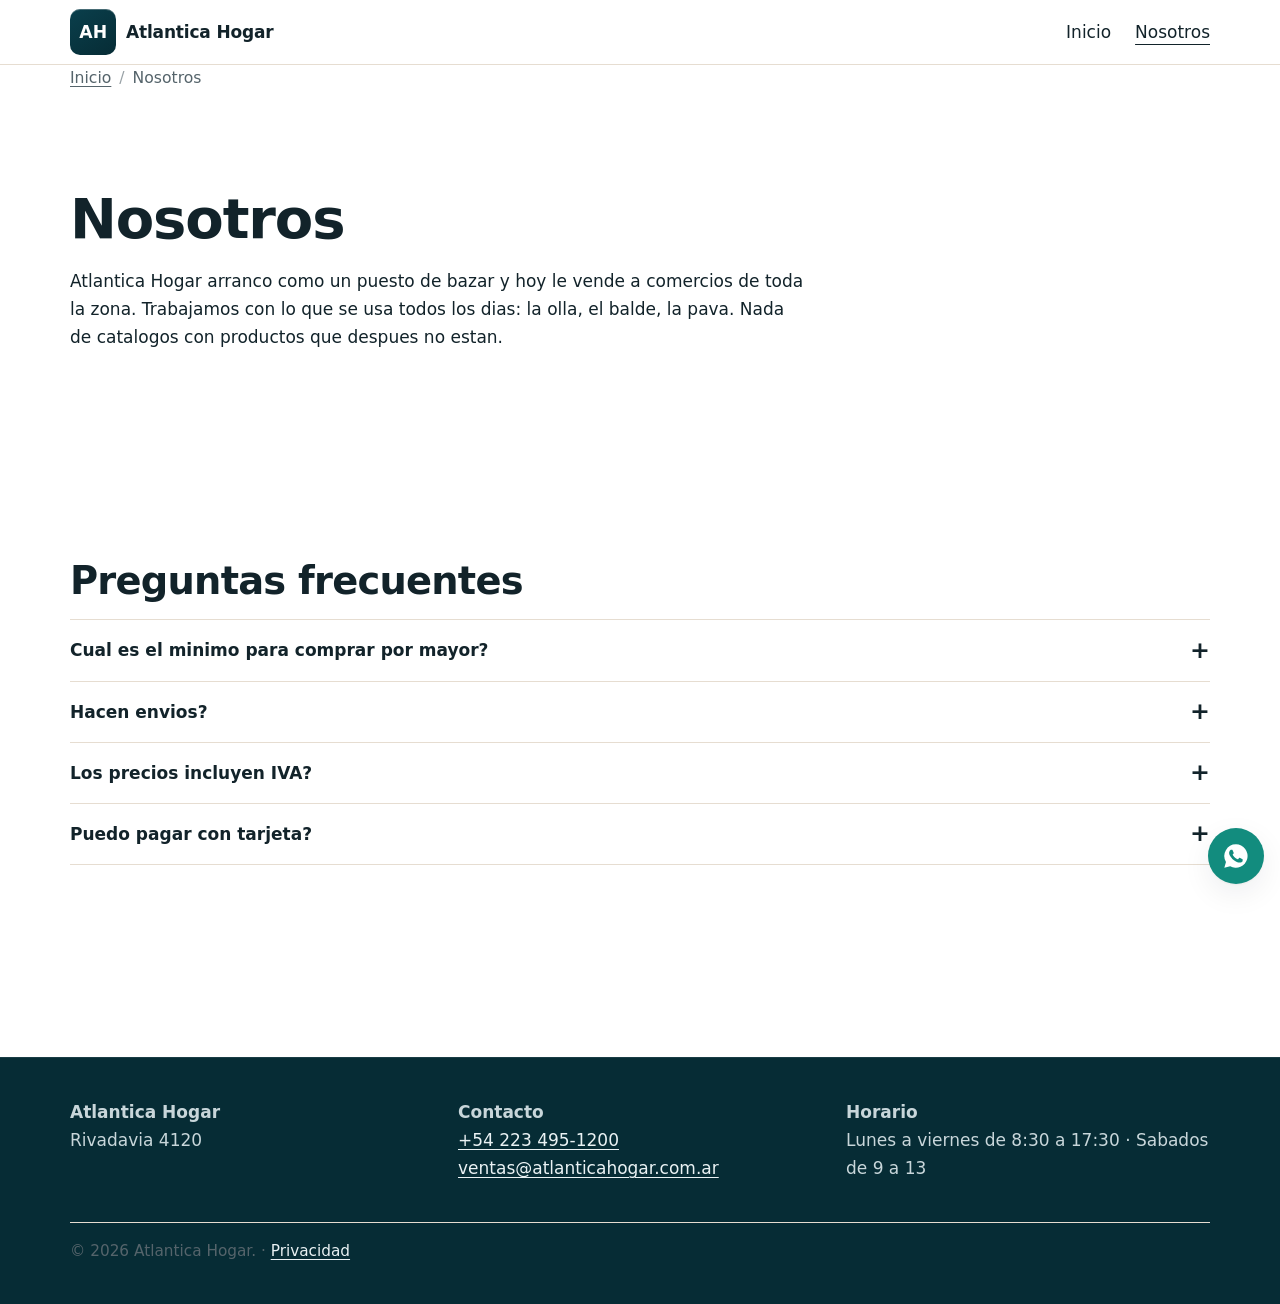
<file: nosotros.html>
<!DOCTYPE html>
<html lang="es">
<head>
  <meta charset="utf-8">
  <meta name="viewport" content="width=device-width, initial-scale=1">
  <title>Quienes somos | Atlantica Hogar</title>
  <meta name="description" content="Distribuidora de hogar y bazar con deposito propio. Venta por mayor y por menor, con entrega en la zona.">
  <link rel="canonical" href="https://lucasmatiasrubioriver-source.github.io/cliente-cero-atlantica/nosotros.html">
  <meta property="og:type" content="website">
  <meta property="og:title" content="Quienes somos | Atlantica Hogar">
  <meta property="og:description" content="Distribuidora de hogar y bazar con deposito propio. Venta por mayor y por menor, con entrega en la zona.">
  <meta property="og:image" content="https://lucasmatiasrubioriver-source.github.io/cliente-cero-atlantica/assets/og.png">
  <meta name="twitter:card" content="summary_large_image">
  <link rel="icon" href="assets/favicon.svg" type="image/svg+xml">
  <link rel="apple-touch-icon" href="assets/apple-touch-icon.png">
  <meta property="og:url" content="https://lucasmatiasrubioriver-source.github.io/cliente-cero-atlantica/nosotros.html">
  <link rel="stylesheet" href="nucleo/base.css">
  <link rel="stylesheet" href="nucleo/componentes.css">
  <link rel="stylesheet" href="estilo.css">
  <script type="application/ld+json">{"@context": "https://schema.org", "@type": "FAQPage", "mainEntity": [{"@type": "Question", "name": "Cual es el minimo para comprar por mayor?", "acceptedAnswer": {"@type": "Answer", "text": "Desde 12 unidades del mismo producto ya pagas precio por docena."}}, {"@type": "Question", "name": "Hacen envios?", "acceptedAnswer": {"@type": "Answer", "text": "Si, a comercios de la zona. El minorista retira por el local."}}, {"@type": "Question", "name": "Los precios incluyen IVA?", "acceptedAnswer": {"@type": "Answer", "text": "Los precios publicados son finales para consumidor final."}}, {"@type": "Question", "name": "Puedo pagar con tarjeta?", "acceptedAnswer": {"@type": "Answer", "text": "En el local si. Por ahora la web no cobra online: el pedido se cierra por WhatsApp."}}]}</script>
</head>
<body>
<a class="fx-saltar" href="#principal">Saltar al contenido</a>
<header class="fx-header">
  <div class="fx-contenedor fx-header-in">
    <a class="fx-logo" href="index.html"><span>Atlantica Hogar</span></a>
    <button class="fx-nav-boton" type="button" aria-label="Abrir menu"><span></span></button>
    <nav class="fx-nav" aria-label="Principal">
      <ul><li><a href="index.html">Inicio</a></li><li><a href="nosotros.html">Nosotros</a></li></ul>
    </nav>
  </div>
</header>
<main id="principal">
<nav class="fx-migas fx-contenedor" aria-label="Ruta">
  <ol><li><a href="index.html">Inicio</a></li><li>Nosotros</li></ol>
</nav>
<section class="fx-seccion" id="nosotros">
  <div class="fx-contenedor">
    <h1>Nosotros</h1>
    <p>Atlantica Hogar arranco como un puesto de bazar y hoy le vende a comercios de toda la zona. Trabajamos con lo que se usa todos los dias: la olla, el balde, la pava. Nada de catalogos con productos que despues no estan.</p>
  </div>
</section>
<section class="fx-seccion" id="faq">
  <div class="fx-contenedor">
    <h2>Preguntas frecuentes</h2>
    <div class="fx-faq">
            <details>
        <summary>Cual es el minimo para comprar por mayor?</summary>
        <div><p>Desde 12 unidades del mismo producto ya pagas precio por docena.</p></div>
      </details>
      <details>
        <summary>Hacen envios?</summary>
        <div><p>Si, a comercios de la zona. El minorista retira por el local.</p></div>
      </details>
      <details>
        <summary>Los precios incluyen IVA?</summary>
        <div><p>Los precios publicados son finales para consumidor final.</p></div>
      </details>
      <details>
        <summary>Puedo pagar con tarjeta?</summary>
        <div><p>En el local si. Por ahora la web no cobra online: el pedido se cierra por WhatsApp.</p></div>
      </details>
    </div>
  </div>
</section>
</main>
<footer class="fx-footer">
  <div class="fx-contenedor">
    <div class="fx-footer-grilla">
      <div>
        <strong>Atlantica Hogar</strong>
        <p>Rivadavia 4120</p>
      </div>
      <div>
        <strong>Contacto</strong>
        <p>
          <a href="tel:+542234951200">+54 223 495-1200</a><br>
          <a href="mailto:ventas@atlanticahogar.com.ar">ventas@atlanticahogar.com.ar</a>
        </p>
      </div>
      <div>
        <strong>Horario</strong>
        <p>Lunes a viernes de 8:30 a 17:30 · Sabados de 9 a 13</p>
      </div>
    </div>
    <div class="fx-footer-legal">
      <span>&copy; <span data-fx-anio>2026</span> Atlantica Hogar.</span> · <a href="privacidad.html">Privacidad</a>
    </div>
  </div>
</footer>
<a class="fx-wa-flotante" href="https://wa.me/5492235123344?text=Hola%20Atlantica%20Hogar%21%20Vengo%20de%20la%20web%20y%20queria%20hacer%20un%20pedido%20de..." data-fx-wa data-tel="5492235123344" data-msg="Hola Atlantica Hogar! Vengo de la web y queria hacer un pedido de..." aria-label="Escribir por WhatsApp">
  <svg viewBox="0 0 24 24" aria-hidden="true"><path d="M12 2a10 10 0 0 0-8.6 15.1L2 22l5-1.3A10 10 0 1 0 12 2Zm5.8 14.2c-.2.7-1.4 1.3-2 1.4-.5.1-1.1.1-1.8-.1-.4-.1-1-.3-1.7-.6-3-1.3-4.9-4.3-5-4.5-.2-.2-1.2-1.6-1.2-3s.7-2.1 1-2.4c.3-.3.6-.4.8-.4h.6c.2 0 .4 0 .6.5l.9 2.1c.1.2.1.3 0 .5l-.4.6-.3.3c-.1.1-.2.3 0 .5.2.3.8 1.3 1.7 2.1 1.2 1 2.1 1.4 2.4 1.5.2.1.4.1.5-.1l.8-.9c.2-.2.3-.2.5-.1l2 1c.3.1.4.2.5.3.1.2.1.7-.1 1.3Z"/></svg>
</a>
  <script src="nucleo/nucleo.js" defer></script>
</body>
</html>
</file>
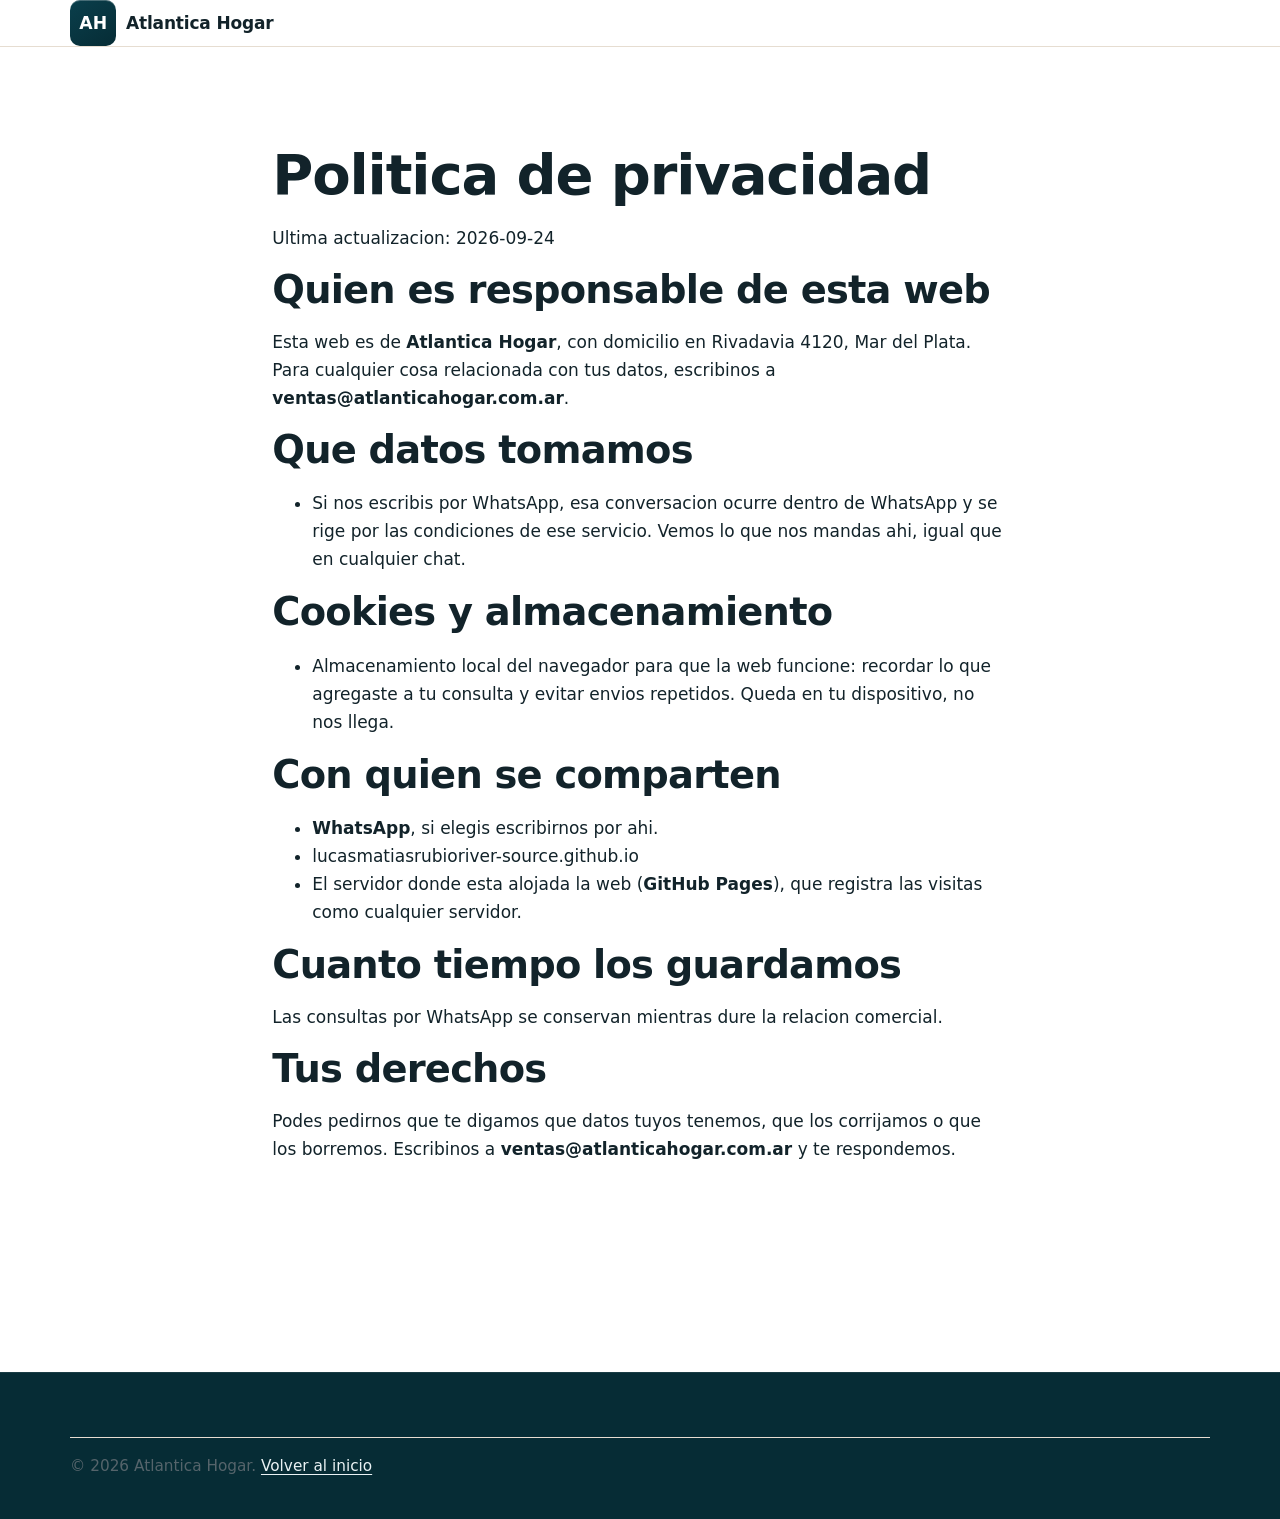
<file: privacidad.html>
<!DOCTYPE html>
<html lang="es">
<head>
<meta charset="utf-8">
<meta name="viewport" content="width=device-width, initial-scale=1">
<title>Politica de privacidad | Atlantica Hogar</title>
<meta name="description" content="Que datos toma esta web de Atlantica Hogar y para que se usan.">
<meta name="robots" content="noindex, follow">
<link rel="stylesheet" href="nucleo/base.css">
<link rel="stylesheet" href="nucleo/componentes.css">
<link rel="stylesheet" href="estilo.css">
<!-- ==================================================================
     REQUIERE REVISION LEGAL/HUMANA
     Base informativa generada a partir de lo que esta web hace de verdad.
     NO es asesoramiento legal ni garantiza cumplimiento de ninguna norma.
     Revisar con un profesional y marcar legales.revisado = true en
     proyecto-web.json cuando este revisada.
     ================================================================== -->
</head>
<body>
<header class="fx-header">
  <div class="fx-contenedor fx-header-inner">
    <a class="fx-logo" href="index.html"><span>Atlantica Hogar</span></a>
  </div>
</header>
<main id="contenido">
  <section class="fx-seccion">
    <div class="fx-contenedor" style="max-width:68ch">
      <h1>Politica de privacidad</h1>
      <p>Ultima actualizacion: 2026-09-24</p>
      <h2>Quien es responsable de esta web</h2>
      <p>Esta web es de <strong>Atlantica Hogar</strong>, con domicilio en Rivadavia 4120, Mar del Plata. Para cualquier cosa relacionada con tus datos, escribinos a <strong>ventas@atlanticahogar.com.ar</strong>.</p>
      <h2>Que datos tomamos</h2>
      <ul><li>Si nos escribis por WhatsApp, esa conversacion ocurre dentro de WhatsApp y se rige por las condiciones de ese servicio. Vemos lo que nos mandas ahi, igual que en cualquier chat.</li></ul>
      <h2>Cookies y almacenamiento</h2>
      <ul><li>Almacenamiento local del navegador para que la web funcione: recordar lo que agregaste a tu consulta y evitar envios repetidos. Queda en tu dispositivo, no nos llega.</li></ul>
      <h2>Con quien se comparten</h2>
      <ul><li><strong>WhatsApp</strong>, si elegis escribirnos por ahi.</li><li>lucasmatiasrubioriver-source.github.io</li><li>El servidor donde esta alojada la web (<strong>GitHub Pages</strong>), que registra las visitas como cualquier servidor.</li></ul>
      <h2>Cuanto tiempo los guardamos</h2>
      <p>Las consultas por WhatsApp se conservan mientras dure la relacion comercial.</p>
      <h2>Tus derechos</h2>
      <p>Podes pedirnos que te digamos que datos tuyos tenemos, que los corrijamos o que los borremos. Escribinos a <strong>ventas@atlanticahogar.com.ar</strong> y te respondemos.</p>
    </div>
  </section>
</main>
<footer class="fx-footer">
  <div class="fx-contenedor">
    <div class="fx-footer-legal">
      <span>&copy; <span data-fx-anio>2026</span> Atlantica Hogar.</span>
      <a href="index.html">Volver al inicio</a>
    </div>
  </div>
</footer>
<script src="nucleo/nucleo.js" defer></script>
</body>
</html>
</file>
<file: nucleo/base.css>
/* ============================================================
   FABRICA · base.css — ESTRUCTURA TECNICA REUTILIZABLE
   ------------------------------------------------------------
   Esto NO define como se ve una web. Define el andamio:
   reset, tokens y primitivas de layout.

   Todo lo visual sale de variables (tokens) que el proyecto
   redefine en su propio estilo.css. Cambiar tipografia, color,
   escala, ritmo o composicion NO exige tocar este archivo.

   Regla: si algo es una decision de diseno, va en el proyecto.
   Si es infraestructura, va aca.
   ============================================================ */

:root {
  /* --- Color: el proyecto los pisa enteros --- */
  --fx-fondo: #ffffff;
  --fx-superficie: #f5f6f8;
  --fx-texto: #16191d;
  --fx-texto-suave: #5a6270;
  --fx-primario: #1f6feb;
  --fx-primario-texto: #ffffff;
  --fx-acento: #ff7a45;
  --fx-borde: #e3e6ea;
  --fx-error: #c0392b;
  --fx-ok: #1e7f4f;

  /* --- Tipografia --- */
  --fx-fuente: system-ui, -apple-system, "Segoe UI", Roboto, sans-serif;
  --fx-fuente-titulos: var(--fx-fuente);
  --fx-peso-titulo: 700;
  --fx-cuerpo: 1.0625rem;      /* 17px: legible en movil */
  --fx-alto-linea: 1.65;
  --fx-escala: 1.25;           /* razon de la escala tipografica */

  /* --- Ritmo y espacio (escala modular) --- */
  --fx-e1: .25rem;
  --fx-e2: .5rem;
  --fx-e3: 1rem;
  --fx-e4: 1.5rem;
  --fx-e5: 2.5rem;
  --fx-e6: 4rem;
  --fx-e7: 6rem;
  --fx-seccion: clamp(var(--fx-e5), 8vw, var(--fx-e7));

  /* --- Forma --- */
  --fx-radio: 12px;
  --fx-radio-chico: 8px;
  --fx-sombra: 0 1px 2px rgba(16, 20, 26, .06), 0 8px 24px rgba(16, 20, 26, .08);
  --fx-borde-ancho: 1px;

  /* --- Medidas --- */
  --fx-ancho: 1140px;          /* contenedor principal */
  --fx-ancho-texto: 68ch;      /* medida de lectura comoda */
  --fx-gutter: 20px;           /* respiracion lateral en movil */
  --fx-alto-header: 64px;
  --fx-transicion: .2s ease;
}

*, *::before, *::after { box-sizing: border-box; }

html { -webkit-text-size-adjust: 100%; scroll-behavior: smooth; }

body {
  margin: 0;
  background: var(--fx-fondo);
  color: var(--fx-texto);
  font-family: var(--fx-fuente);
  font-size: var(--fx-cuerpo);
  line-height: var(--fx-alto-linea);
  overflow-x: hidden;          /* red de seguridad, no excusa para desbordar */
}

img, picture, video, canvas, svg { display: block; max-width: 100%; height: auto; }
img { background: var(--fx-superficie); }
input, button, textarea, select { font: inherit; color: inherit; }
p, h1, h2, h3, h4 { overflow-wrap: break-word; }

h1, h2, h3, h4 {
  font-family: var(--fx-fuente-titulos);
  font-weight: var(--fx-peso-titulo);
  line-height: 1.15;
  margin: 0 0 var(--fx-e3);
  text-wrap: balance;
}
h1 { font-size: clamp(2rem, 5vw + .5rem, 3.5rem); }
h2 { font-size: clamp(1.5rem, 3vw + .5rem, 2.25rem); }
h3 { font-size: clamp(1.15rem, 1.5vw + .5rem, 1.5rem); }
p  { margin: 0 0 var(--fx-e3); max-width: var(--fx-ancho-texto); }

a { color: var(--fx-primario); text-decoration-thickness: 1px; text-underline-offset: 3px; }

/* Foco visible SIEMPRE: si un proyecto lo quita, el auditor lo marca */
:focus-visible {
  outline: 3px solid var(--fx-acento);
  outline-offset: 2px;
  border-radius: 4px;
}

/* --- Primitivas de layout ------------------------------------ */

.fx-contenedor {
  width: min(100% - var(--fx-gutter) * 2, var(--fx-ancho));
  margin-inline: auto;
}

.fx-seccion { padding-block: var(--fx-seccion); }

.fx-stack > * + * { margin-top: var(--fx-e3); }
.fx-stack-g > * + * { margin-top: var(--fx-e5); }

/* Grilla que nunca desborda: el minimo cede antes que el viewport */
.fx-grilla {
  display: grid;
  gap: var(--fx-e4);
  grid-template-columns: repeat(auto-fit, minmax(min(100%, var(--fx-col, 280px)), 1fr));
}

.fx-fila { display: flex; flex-wrap: wrap; gap: var(--fx-e3); align-items: center; }
.fx-entre { justify-content: space-between; }
.fx-centro { text-align: center; }
.fx-centro p { margin-inline: auto; }

/* Solo para lectores de pantalla */
.fx-oculto-visual {
  position: absolute; width: 1px; height: 1px; padding: 0; margin: -1px;
  overflow: hidden; clip: rect(0 0 0 0); white-space: nowrap; border: 0;
}

/* Salto al contenido: primer foco de la pagina */
.fx-saltar {
  position: absolute; left: var(--fx-e2); top: -100px; z-index: 200;
  background: var(--fx-primario); color: var(--fx-primario-texto);
  padding: var(--fx-e2) var(--fx-e3); border-radius: var(--fx-radio-chico);
  transition: top var(--fx-transicion);
}
.fx-saltar:focus { top: var(--fx-e2); }

/* Tabla que no rompe la pagina en movil */
.fx-tabla-scroll { overflow-x: auto; -webkit-overflow-scrolling: touch; }

@media (prefers-reduced-motion: reduce) {
  html { scroll-behavior: auto; }
  *, *::before, *::after {
    animation-duration: .01ms !important;
    animation-iteration-count: 1 !important;
    transition-duration: .01ms !important;
  }
}
</file>
<file: nucleo/componentes.css>
/* ============================================================
   FABRICA · componentes.css — ESTRUCTURA de los bloques comunes
   ------------------------------------------------------------
   Cada bloque resuelve su MECANICA (que no desborde, que sea
   accesible, que funcione con el pulgar). El aspecto sale de los
   tokens y de lo que el proyecto escriba en su estilo.css.

   Un proyecto puede reordenar, reemplazar o redisenar cualquier
   bloque. Lo unico que no deberia romper es el contrato de clases
   que usa nucleo.js (fx-nav-*, fx-form, fx-wa).
   ============================================================ */

/* --- HEADER + NAVEGACION ------------------------------------- */

.fx-header {
  position: sticky; top: 0; z-index: 100;
  background: color-mix(in srgb, var(--fx-fondo) 92%, transparent);
  backdrop-filter: blur(8px);
  border-bottom: var(--fx-borde-ancho) solid var(--fx-borde);
}
.fx-header-in {
  display: flex; align-items: center; justify-content: space-between;
  gap: var(--fx-e3); min-height: var(--fx-alto-header);
}
.fx-logo { display: flex; align-items: center; gap: var(--fx-e2); font-weight: 800; text-decoration: none; color: inherit; }
.fx-logo img { max-height: 38px; width: auto; background: none; }

.fx-nav ul { display: flex; gap: var(--fx-e4); list-style: none; margin: 0; padding: 0; }
.fx-nav a { color: inherit; text-decoration: none; padding: var(--fx-e2) 0; }
.fx-nav a[aria-current="page"] { text-decoration: underline; text-underline-offset: 6px; }

/* Boton hamburguesa: solo existe en movil */
.fx-nav-boton {
  display: none; width: 44px; height: 44px;     /* area tactil minima */
  align-items: center; justify-content: center;
  background: none; border: var(--fx-borde-ancho) solid var(--fx-borde);
  border-radius: var(--fx-radio-chico); cursor: pointer;
}
.fx-nav-boton span, .fx-nav-boton span::before, .fx-nav-boton span::after {
  content: ""; display: block; width: 20px; height: 2px;
  background: currentColor; transition: transform var(--fx-transicion), opacity var(--fx-transicion);
}
.fx-nav-boton span::before { transform: translateY(-6px); }
.fx-nav-boton span::after  { transform: translateY(4px); }
.fx-nav-boton[aria-expanded="true"] span { background: transparent; }
.fx-nav-boton[aria-expanded="true"] span::before { transform: rotate(45deg); }
.fx-nav-boton[aria-expanded="true"] span::after  { transform: rotate(-45deg) translateY(-1px); }

@media (max-width: 860px) {
  .fx-nav-boton { display: inline-flex; }
  .fx-nav {
    position: fixed; inset: var(--fx-alto-header) 0 auto 0;
    background: var(--fx-fondo);
    border-bottom: var(--fx-borde-ancho) solid var(--fx-borde);
    padding: var(--fx-e3) var(--fx-gutter) var(--fx-e5);
    transform: translateY(-120%);
    /* Cerrado NO debe existir para el puntero: con un menu corto, el panel
       desplazado sigue tapando el boton hamburguesa y se come el clic.
       Lo encontro el auditor de navegador haciendo clic de verdad. */
    visibility: hidden;
    pointer-events: none;
    transition: transform var(--fx-transicion), visibility 0s linear var(--fx-transicion);
    max-height: calc(100dvh - var(--fx-alto-header));
    overflow-y: auto;
  }
  .fx-nav[data-abierto="true"] {
    transform: none;
    visibility: visible;
    pointer-events: auto;
    transition: transform var(--fx-transicion), visibility 0s;
  }
  .fx-nav ul { flex-direction: column; gap: 0; }
  .fx-nav a { display: block; padding: var(--fx-e3) 0; border-bottom: var(--fx-borde-ancho) solid var(--fx-borde); }
}

/* --- BOTONES -------------------------------------------------- */

.fx-btn {
  display: inline-flex; align-items: center; justify-content: center; gap: var(--fx-e2);
  min-height: 44px; padding: var(--fx-e2) var(--fx-e4);
  border: var(--fx-borde-ancho) solid transparent; border-radius: var(--fx-radio);
  background: var(--fx-primario); color: var(--fx-primario-texto);
  font-weight: 700; text-decoration: none; cursor: pointer;
  transition: transform var(--fx-transicion), filter var(--fx-transicion);
}
.fx-btn:hover { filter: brightness(1.08); }
.fx-btn:active { transform: translateY(1px); }
.fx-btn[disabled], .fx-btn[aria-disabled="true"] { opacity: .55; cursor: not-allowed; }
.fx-btn--fantasma { background: transparent; color: var(--fx-texto); border-color: var(--fx-borde); }
.fx-btn--acento { background: var(--fx-acento); color: #10131a; }

/* --- HERO ----------------------------------------------------- */

.fx-hero { padding-block: var(--fx-seccion); }
.fx-hero-in { display: grid; gap: var(--fx-e5); align-items: center; }
@media (min-width: 900px) {
  .fx-hero--partido .fx-hero-in { grid-template-columns: 1.1fr 1fr; }
}
.fx-hero p { font-size: 1.125em; color: var(--fx-texto-suave); }
.fx-hero-acciones { display: flex; flex-wrap: wrap; gap: var(--fx-e3); margin-top: var(--fx-e4); }

/* --- CARDS (servicios, beneficios, galeria, productos) -------- */

.fx-card {
  background: var(--fx-superficie);
  border: var(--fx-borde-ancho) solid var(--fx-borde);
  border-radius: var(--fx-radio);
  padding: var(--fx-e4);
  display: flex; flex-direction: column; gap: var(--fx-e2);
}
.fx-card h3 { margin: 0; }
.fx-card p { margin: 0; }
.fx-card--link { text-decoration: none; color: inherit; transition: transform var(--fx-transicion), box-shadow var(--fx-transicion); }
.fx-card--link:hover { transform: translateY(-2px); box-shadow: var(--fx-sombra); }
.fx-card-media { aspect-ratio: 4 / 3; overflow: hidden; border-radius: var(--fx-radio-chico); }
.fx-card-media img { width: 100%; height: 100%; object-fit: cover; }

/* --- TESTIMONIOS ---------------------------------------------- */

.fx-testimonio { background: var(--fx-superficie); border-left: 4px solid var(--fx-primario);
  border-radius: var(--fx-radio-chico); padding: var(--fx-e4); }
.fx-testimonio blockquote { margin: 0 0 var(--fx-e2); font-size: 1.05em; }
.fx-testimonio figcaption { color: var(--fx-texto-suave); font-size: .95em; }

/* --- FAQ (usa <details> nativo: cero JS, accesible de fabrica) - */

.fx-faq { border-top: var(--fx-borde-ancho) solid var(--fx-borde); }
.fx-faq details { border-bottom: var(--fx-borde-ancho) solid var(--fx-borde); }
.fx-faq summary {
  cursor: pointer; padding: var(--fx-e3) 0; font-weight: 700;
  display: flex; justify-content: space-between; align-items: center; gap: var(--fx-e3);
  min-height: 44px;
}
.fx-faq summary::after { content: "+"; font-size: 1.4em; line-height: 1; flex: none; }
.fx-faq details[open] summary::after { content: "\2212"; }
.fx-faq details > div { padding-bottom: var(--fx-e3); }
.fx-faq details > div > *:last-child { margin-bottom: 0; }

/* --- GALERIA -------------------------------------------------- */

.fx-galeria { display: grid; gap: var(--fx-e3);
  grid-template-columns: repeat(auto-fill, minmax(min(100%, 220px), 1fr)); }
.fx-galeria img { width: 100%; aspect-ratio: 1; object-fit: cover; border-radius: var(--fx-radio-chico); }

/* --- CTA ------------------------------------------------------ */

.fx-cta { background: var(--fx-primario); color: var(--fx-primario-texto); border-radius: var(--fx-radio);
  padding: var(--fx-e5) var(--fx-e4); text-align: center; }
.fx-cta h2, .fx-cta p { color: inherit; margin-inline: auto; }
.fx-cta .fx-btn { background: var(--fx-primario-texto); color: var(--fx-primario); }

/* --- FORMULARIO ----------------------------------------------- */

.fx-form { display: grid; gap: var(--fx-e3); max-width: 560px; }
.fx-campo { display: grid; gap: var(--fx-e1); }
.fx-campo label { font-weight: 600; }
.fx-campo input, .fx-campo textarea, .fx-campo select {
  width: 100%; min-height: 44px; padding: var(--fx-e2) var(--fx-e3);
  background: var(--fx-fondo); color: var(--fx-texto);
  border: var(--fx-borde-ancho) solid var(--fx-borde); border-radius: var(--fx-radio-chico);
}
.fx-campo textarea { min-height: 120px; resize: vertical; }
.fx-campo[data-error="true"] input, .fx-campo[data-error="true"] textarea { border-color: var(--fx-error); }
.fx-campo .fx-error { color: var(--fx-error); font-size: .9em; min-height: 1.2em; }
/* Trampa anti-spam: invisible para personas, presente para bots */
.fx-trampa { position: absolute; left: -9999px; width: 1px; height: 1px; overflow: hidden; }
.fx-form-estado { min-height: 1.5em; font-weight: 600; }
.fx-form-estado[data-tipo="ok"] { color: var(--fx-ok); }
.fx-form-estado[data-tipo="error"] { color: var(--fx-error); }

/* --- BREADCRUMBS ---------------------------------------------- */

.fx-migas { font-size: .92em; color: var(--fx-texto-suave); }
.fx-migas ol { display: flex; flex-wrap: wrap; gap: var(--fx-e2); list-style: none; margin: 0; padding: 0; }
.fx-migas li + li::before { content: "/"; margin-right: var(--fx-e2); opacity: .6; }
.fx-migas a { color: inherit; }

/* --- FOOTER --------------------------------------------------- */

.fx-footer { background: var(--fx-superficie); border-top: var(--fx-borde-ancho) solid var(--fx-borde);
  padding-block: var(--fx-e5); margin-top: var(--fx-seccion); }
.fx-footer-grilla { display: grid; gap: var(--fx-e4);
  grid-template-columns: repeat(auto-fit, minmax(min(100%, 220px), 1fr)); }
.fx-footer a { color: inherit; }
.fx-footer-legal { margin-top: var(--fx-e4); padding-top: var(--fx-e3);
  border-top: var(--fx-borde-ancho) solid var(--fx-borde);
  color: var(--fx-texto-suave); font-size: .9em; }

/* --- WHATSAPP FLOTANTE ---------------------------------------- */
/* #128c7e (verde oscuro oficial) y no #25d366: el claro da 1,98:1 contra el
   icono blanco y WCAG pide 3:1 para elementos graficos. Se puede cambiar con
   --fx-whatsapp, pero el auditor va a marcar el contraste si se elige mal. */

.fx-wa-flotante {
  position: fixed; right: 16px; bottom: 16px; z-index: 90;
  width: 56px; height: 56px; border-radius: 50%;
  display: grid; place-items: center;
  background: var(--fx-whatsapp, #128c7e); color: #fff; box-shadow: var(--fx-sombra);
  text-decoration: none;
}
.fx-wa-flotante svg { width: 28px; height: 28px; fill: currentColor; }
@media print { .fx-wa-flotante, .fx-header { display: none; } }

/* --- 404 ------------------------------------------------------ */

.fx-404 { min-height: 60vh; display: grid; place-items: center; text-align: center; }
</file>
<file: estilo.css>
/* ============================================================
   Atlantica Hogar — IDENTIDAD DEL PROYECTO
   ------------------------------------------------------------
   Distribuidora de hogar y bazar. La web tiene que verse como
   un deposito ordenado, no como una tienda de diseno: precio
   grande, foto clara, y el boton de pedido siempre a mano.

   Direccion de arte:
     · azul petroleo   — el mar del nombre, y lo que da confianza
     · terracota       — el precio, las ofertas, lo que hay que mirar
     · arena           — el fondo, para que el blanco no encandile

   La infraestructura (nucleo/) no se toca.
   ============================================================ */

:root {
  --fx-primario: #0a3f4c;
  --fx-primario-texto: #ffffff;
  --fx-acento: #c2542c;
  --fx-fondo: #ffffff;
  --fx-superficie: #f7f2ea;
  --fx-texto: #12232a;
  --fx-texto-suave: #55646b;
  --fx-borde: #e6ddd1;
  --fx-fuente: "Segoe UI", system-ui, -apple-system, Roboto, sans-serif;
  --fx-fuente-titulos: var(--fx-fuente);
  --fx-peso-titulo: 800;
  --fx-radio: 14px;
  --fx-radio-chico: 9px;
  --fx-sombra: 0 1px 2px rgba(18, 35, 42, .05), 0 10px 30px rgba(18, 35, 42, .07);

  --ah-arena: #f7f2ea;
  --ah-profundo: #062c35;
  --ah-oferta: #c2542c;
}

/* ------------------------------------------------------------
   ZONA LIBRE — diseno del proyecto
   ------------------------------------------------------------ */

h1, h2, h3 { letter-spacing: -.02em; }
h2 { font-size: clamp(1.6rem, 1.1rem + 2vw, 2.4rem); }

/* --- marca: el cliente no tiene un logo usable, asi que se dibuja --- */
.fx-logo { gap: .6rem; align-items: center; }
.fx-logo::before {
  content: "AH";
  display: grid;
  place-items: center;
  width: 2.9rem; height: 2.9rem;
  border-radius: 10px;
  background: linear-gradient(145deg, var(--fx-primario), var(--ah-profundo));
  color: #fff;
  font-weight: 800;
  font-size: 1.08rem;
  box-shadow: inset 0 1px 0 rgba(255, 255, 255, .25);
}
.fx-logo span { font-weight: 800; letter-spacing: -.01em; }

.fx-header {
  background: rgba(255, 255, 255, .92);
  backdrop-filter: saturate(140%) blur(8px);
  border-bottom: 1px solid var(--fx-borde);
}

/* --- hero: arena con una trama fina que no pesa un byte --- */
#hero, .fx-hero {
  background:
    radial-gradient(1100px 380px at 85% -10%, rgba(14, 83, 97, .10), transparent 60%),
    repeating-linear-gradient(135deg, rgba(14, 83, 97, .035) 0 2px, transparent 2px 9px),
    var(--ah-arena);
  border-bottom: 1px solid var(--fx-borde);
}
.fx-hero h1 { font-size: clamp(1.75rem, 1.05rem + 2.9vw, 2.75rem); line-height: 1.1; }
.fx-hero p { max-width: 46ch; font-size: 1.12rem; }
.fx-hero img, .fx-hero picture {
  border-radius: var(--fx-radio);
  box-shadow: 14px 14px 0 rgba(194, 84, 44, .16), var(--fx-sombra);
}

/* --- lo mas pedido (bloque de cards) --- */
#servicios { background: var(--fx-fondo); }
#servicios .fx-card {
  border: 1px solid var(--fx-borde);
  border-top: 4px solid var(--ah-oferta);
  background: #fff;
}
#servicios .fx-card h3 { color: var(--ah-profundo); }

/* --- catalogo: lo mas importante de la web --- */
#catalogo { background: var(--ah-arena); }

.fx-cat-barra {
  position: sticky; top: 64px; z-index: 5;
  background: rgba(247, 242, 234, .94);
  backdrop-filter: blur(6px);
  padding: .7rem 0;
  border-bottom: 1px solid var(--fx-borde);
}
.fx-cat-buscar {
  border: 2px solid var(--fx-borde);
  border-radius: 999px;
  padding: .7rem 1.1rem;
  font-size: 1rem;
}
.fx-cat-buscar:focus { border-color: var(--fx-primario); outline: 2px solid rgba(14, 83, 97, .18); }

.fx-cat-chip {
  border-radius: 999px;
  border: 1px solid var(--fx-borde);
  background: #fff;
  font-weight: 600;
}
.fx-cat-chip[aria-pressed="true"], .fx-cat-chip.activo {
  background: var(--fx-primario);
  border-color: var(--fx-primario);
  color: #fff;
}

.fx-cat-card {
  background: #fff;
  border: 1px solid var(--fx-borde);
  border-radius: var(--fx-radio);
  transition: transform .16s ease, box-shadow .16s ease;
}
@media (prefers-reduced-motion: no-preference) {
  .fx-cat-card:hover { transform: translateY(-3px); box-shadow: var(--fx-sombra); }
}
.fx-cat-media { background: var(--ah-arena); border-radius: var(--fx-radio) var(--fx-radio) 0 0; }
.fx-cat-nombre { font-weight: 700; line-height: 1.3; }
.fx-cat-sku { font-variant-numeric: tabular-nums; color: var(--fx-texto-suave); }

.fx-cat-precio {
  font-size: 1.45rem;
  font-weight: 800;
  color: var(--ah-profundo);
  font-variant-numeric: tabular-nums;
  letter-spacing: -.02em;
}
.fx-cat-escalas {
  background: rgba(194, 84, 44, .07);
  border: 1px dashed rgba(194, 84, 44, .35);
  border-radius: var(--fx-radio-chico);
  padding: .45rem .6rem;
  font-variant-numeric: tabular-nums;
}
.fx-cat-desde { color: var(--ah-oferta); font-weight: 700; }
.fx-cat-contador { color: var(--fx-texto-suave); font-variant-numeric: tabular-nums; }

/* --- cierre --- */
#contacto { background: var(--ah-profundo); color: #eef4f5; }
#contacto h2, #contacto h3 { color: #fff; }
#contacto a { color: #ffd9c7; }
#contacto .fx-card { background: rgba(255, 255, 255, .06); border-color: rgba(255, 255, 255, .14); }

.fx-footer { background: var(--ah-profundo); color: #c8d6da; border-top: 1px solid rgba(255, 255, 255, .08); }
.fx-footer a { color: #eaf2f4; }

.fx-wa { box-shadow: 0 10px 26px rgba(18, 35, 42, .28); }

@media (max-width: 640px) {
  .fx-cat-barra { top: 56px; }
  .fx-cat-precio { font-size: 1.3rem; }
  .fx-hero img, .fx-hero picture { box-shadow: 8px 8px 0 rgba(194, 84, 44, .16); }
}
</file>
